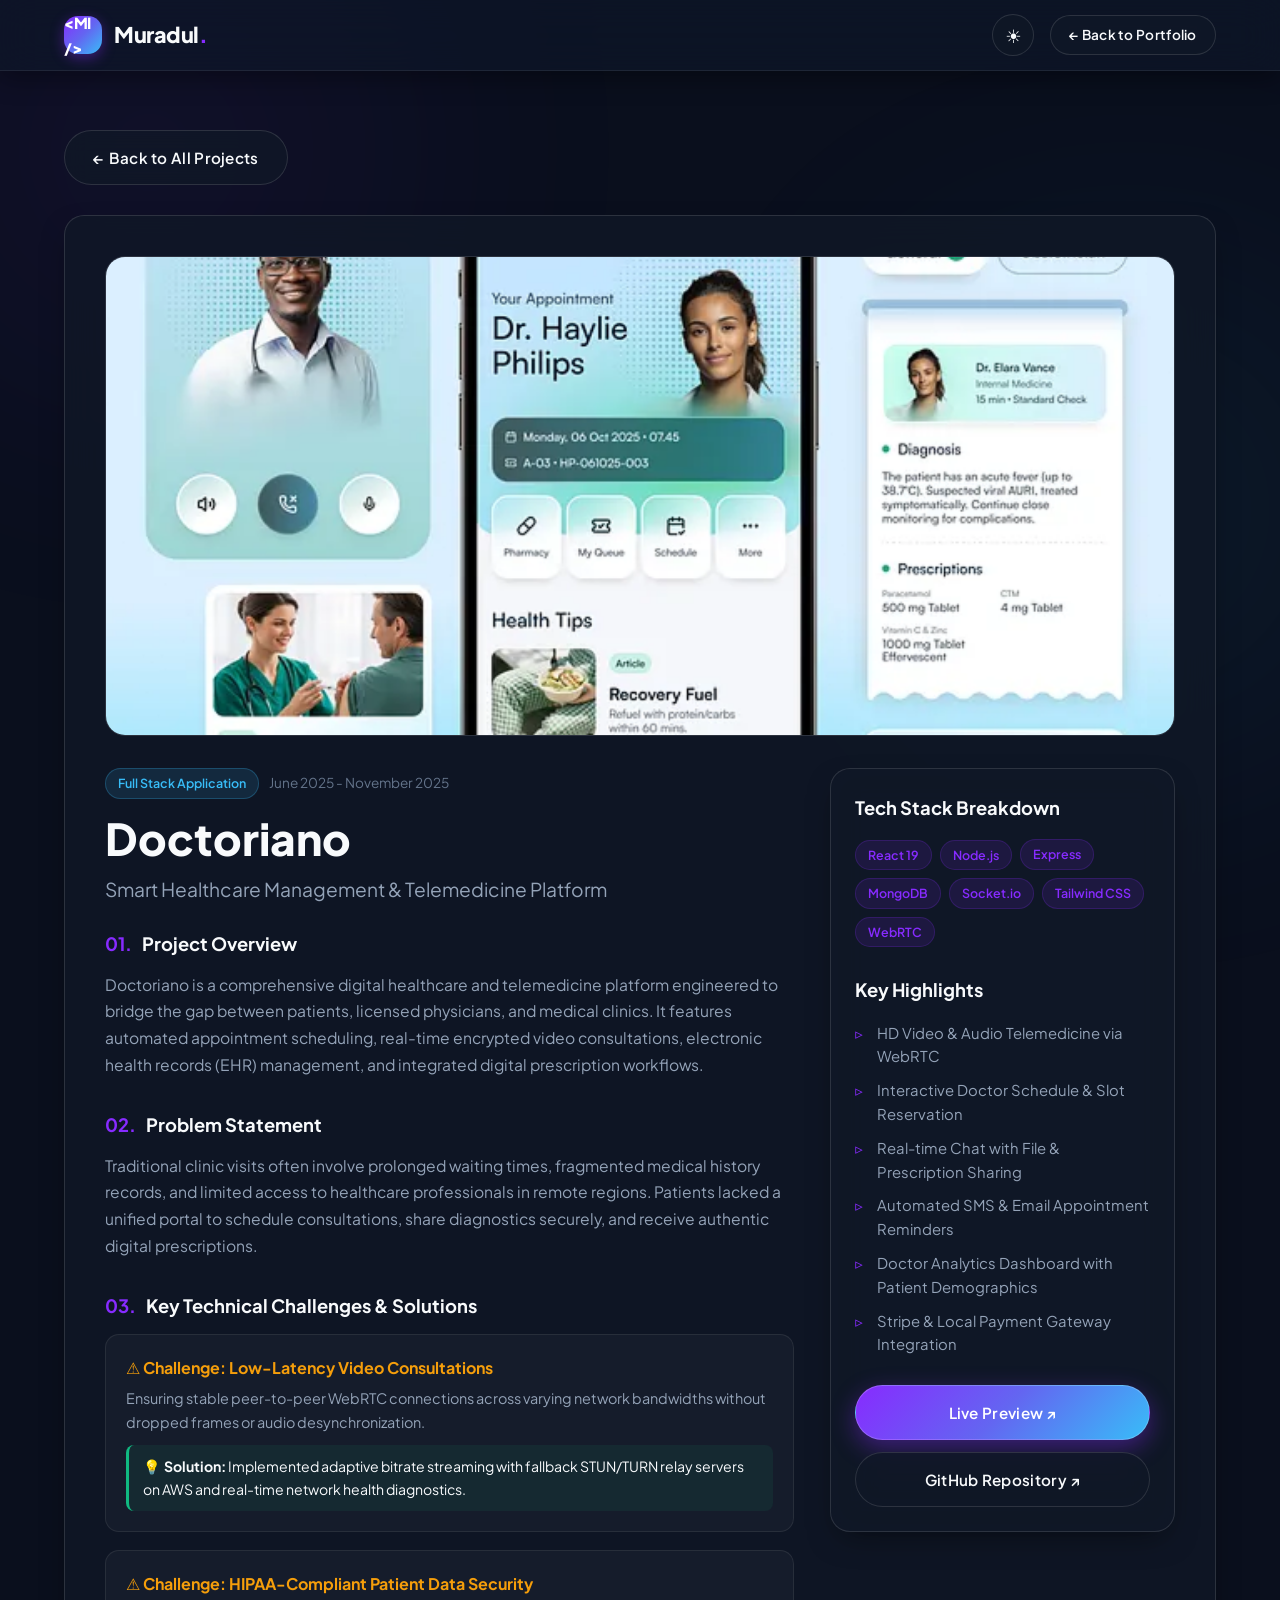
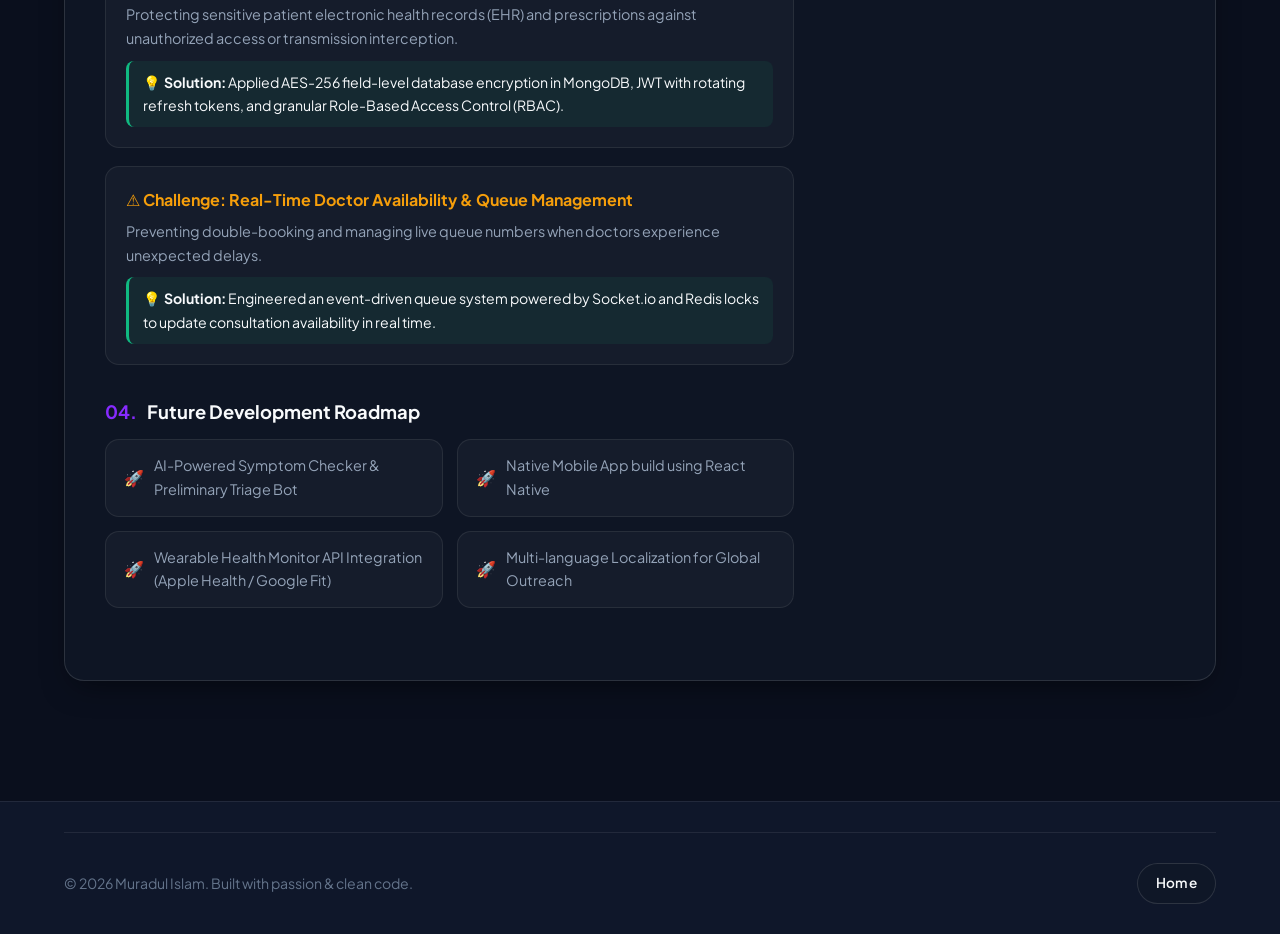
<file: project-details.html>
<!doctype html>
<html lang="en" data-theme="dark">
  <head>
    <meta charset="UTF-8" />
    <meta name="viewport" content="width=device-width, initial-scale=1.0" />
    <title>Project Details | Muradul Islam</title>
    <meta
      name="description"
      content="Comprehensive breakdown, architecture, challenges, and future roadmap of projects engineered by Muradul Islam."
    />
    <link rel="preconnect" href="https://fonts.googleapis.com" />
    <link rel="preconnect" href="https://fonts.gstatic.com" crossorigin />
    <link
      href="https://fonts.googleapis.com/css2?family=Plus+Jakarta+Sans:ital,wght@0,300..800;1,300..800&family=Fira+Code:wght@400;600&display=swap"
      rel="stylesheet"
    />
    <link rel="stylesheet" href="./css/style.css" />
    <style>
      .detail-page-wrapper {
        padding: 130px 0 80px;
        min-height: 80vh;
      }
      .back-nav-btn {
        margin-bottom: 30px;
        display: inline-flex;
        align-items: center;
        gap: 8px;
      }
      .detail-header-card {
        padding: 40px;
        margin-bottom: 40px;
      }
      .detail-img-banner {
        width: 100%;
        max-height: 480px;
        object-fit: cover;
        border-radius: var(--radius-lg);
        margin-bottom: 32px;
        border: 1px solid var(--border-card);
      }
      .detail-split-grid {
        display: grid;
        grid-template-columns: 2fr 1fr;
        gap: 36px;
      }
      @media (max-width: 900px) {
        .detail-split-grid {
          grid-template-columns: 1fr;
        }
      }
    </style>
  </head>
  <body>
    <!-- Navbar -->
    <header id="navbar" class="navbar scrolled">
      <div class="container navbar-container">
        <a href="index.html" class="navbar-brand">
          <span class="brand-badge">&lt;MI /&gt;</span>
          <span>Muradul<span class="brand-dot">.</span></span>
        </a>
        <div class="nav-actions">
          <button id="theme-toggle" class="theme-toggle" aria-label="Toggle Theme">☀️</button>
          <a href="index.html#projects" class="btn btn-secondary btn-sm">← Back to Portfolio</a>
        </div>
      </div>
    </header>

    <main class="detail-page-wrapper container">
      <a href="index.html#projects" class="btn btn-secondary back-nav-btn">← Back to All Projects</a>

      <article id="project-detail-content" class="glass-card detail-header-card">
        <img id="detail-img" src="./assets/images/project-doctoriano.png" alt="Project Banner" class="detail-img-banner" />

        <div class="detail-split-grid">
          <div>
            <div style="display: flex; gap: 10px; align-items: center; margin-bottom: 12px">
              <span id="detail-category" class="badge badge-cyan">Full-Stack Platform</span>
              <span id="detail-duration" style="font-size: 0.85rem; color: var(--text-muted)"></span>
            </div>
            <h1 id="detail-title" class="section-title" style="margin-bottom: 8px">Project Title</h1>
            <p id="detail-subtitle" style="font-size: 1.2rem; color: var(--text-secondary); margin-bottom: 24px"></p>

            <section class="modal-section">
              <h3 class="modal-section-title"><span>01.</span> Project Overview</h3>
              <p id="detail-overview" class="modal-overview-text"></p>
            </section>

            <section class="modal-section">
              <h3 class="modal-section-title"><span>02.</span> Problem Statement</h3>
              <p id="detail-problem" class="modal-overview-text"></p>
            </section>

            <section class="modal-section">
              <h3 class="modal-section-title"><span>03.</span> Key Technical Challenges & Solutions</h3>
              <div id="detail-challenges" class="challenges-list"></div>
            </section>

            <section class="modal-section">
              <h3 class="modal-section-title"><span>04.</span> Future Development Roadmap</h3>
              <div id="detail-roadmap" class="roadmap-list"></div>
            </section>
          </div>

          <!-- Sidebar Meta -->
          <div>
            <div class="glass-card" style="padding: 24px; position: sticky; top: 110px">
              <h4 style="font-size: 1.15rem; font-weight: 700; margin-bottom: 16px">Tech Stack Breakdown</h4>
              <div id="detail-tech-tags" style="display: flex; flex-wrap: wrap; gap: 8px; margin-bottom: 28px"></div>

              <h4 style="font-size: 1.15rem; font-weight: 700; margin-bottom: 16px">Key Highlights</h4>
              <ul id="detail-features" class="exp-duties" style="margin-bottom: 28px"></ul>

              <div style="display: flex; flex-direction: column; gap: 12px">
                <a id="detail-live-btn" href="#" target="_blank" rel="noopener noreferrer" class="btn btn-primary" style="width: 100%">
                  Live Preview ↗
                </a>
                <a id="detail-github-btn" href="#" target="_blank" rel="noopener noreferrer" class="btn btn-secondary" style="width: 100%">
                  GitHub Repository ↗
                </a>
              </div>
            </div>
          </div>
        </div>
      </article>
    </main>

    <footer class="footer" style="padding-top: 30px">
      <div class="container footer-bottom">
        <p class="footer-copy">© <span id="current-year">2026</span> Muradul Islam. Built with passion & clean code.</p>
        <a href="index.html" class="btn btn-secondary btn-sm">Home</a>
      </div>
    </footer>

    <script src="./js/projects-data.js"></script>
    <script>
      document.addEventListener("DOMContentLoaded", () => {
        // Theme Toggle
        const themeBtn = document.getElementById("theme-toggle");
        const html = document.documentElement;
        const saved = localStorage.getItem("portfolio-theme") || "dark";
        html.setAttribute("data-theme", saved);
        if (themeBtn) themeBtn.textContent = saved === "light" ? "🌙" : "☀️";

        if (themeBtn) {
          themeBtn.addEventListener("click", () => {
            const next = html.getAttribute("data-theme") === "dark" ? "light" : "dark";
            html.setAttribute("data-theme", next);
            localStorage.setItem("portfolio-theme", next);
            themeBtn.textContent = next === "light" ? "🌙" : "☀️";
          });
        }

        // Get project ID from query param
        const urlParams = new URLSearchParams(window.location.search);
        const projectId = urlParams.get("id") || "doctoriano";
        const project = getProjectById(projectId) || projectsData[0];

        if (project) {
          document.title = `${project.title} | Muradul Islam Case Study`;
          document.getElementById("detail-img").src = project.image;
          document.getElementById("detail-title").textContent = project.title;
          document.getElementById("detail-subtitle").textContent = project.subtitle;
          document.getElementById("detail-duration").textContent = project.duration;
          document.getElementById("detail-category").textContent =
            project.category === "fullstack" ? "Full Stack Application" : "Frontend Architecture";
          document.getElementById("detail-overview").textContent = project.overview;
          document.getElementById("detail-problem").textContent = project.problemStatement;

          document.getElementById("detail-live-btn").href = project.demoUrl;
          document.getElementById("detail-github-btn").href = project.githubUrl;

          // Tags
          document.getElementById("detail-tech-tags").innerHTML = project.tags
            .map((t) => `<span class="badge">${t}</span>`)
            .join("");

          // Features
          document.getElementById("detail-features").innerHTML = project.features
            .map((f) => `<li>${f}</li>`)
            .join("");

          // Challenges
          document.getElementById("detail-challenges").innerHTML = project.challenges
            .map(
              (c) => `
              <div class="challenge-box">
                <h5 class="challenge-title">⚠️ Challenge: ${c.title}</h5>
                <p class="challenge-desc">${c.description}</p>
                <div class="solution-box"><strong>💡 Solution:</strong> ${c.solution}</div>
              </div>
            `
            )
            .join("");

          // Roadmap
          document.getElementById("detail-roadmap").innerHTML = project.roadmap
            .map((r) => `<div class="roadmap-item">${r}</div>`)
            .join("");
        }
      });
    </script>
  </body>
</html>
</file>
<file: css/style.css>
/* ==========================================================================
   MURADUL ISLAM | MODERN DEVELOPER PORTFOLIO
   Design System & Master Stylesheet
   ========================================================================== */

/* --------------------------------------------------------------------------
   1. CSS Custom Properties & Design Tokens
   -------------------------------------------------------------------------- */
:root {
  /* Color Palette - Dark Mode (Default) */
  --bg-primary: #0a0f1d;
  --bg-secondary: #0f172a;
  --bg-card: rgba(17, 24, 39, 0.75);
  --bg-card-hover: rgba(30, 41, 59, 0.85);
  --bg-glass: rgba(15, 23, 42, 0.65);
  --bg-glass-elevated: rgba(30, 41, 59, 0.7);

  --text-primary: #f8fafc;
  --text-secondary: #94a3b8;
  --text-muted: #64748b;

  --accent-primary: #872bff;
  --accent-secondary: #6366f1;
  --accent-cyan: #38bdf8;
  --accent-emerald: #10b981;
  --accent-amber: #f59e0b;
  --accent-rose: #f43f5e;

  --accent-gradient: linear-gradient(135deg, #872bff 0%, #6366f1 50%, #38bdf8 100%);
  --accent-gradient-glow: linear-gradient(135deg, rgba(135, 43, 255, 0.35) 0%, rgba(99, 102, 241, 0.35) 100%);
  --accent-glow: 0 0 35px rgba(135, 43, 255, 0.35);

  --border-subtle: rgba(255, 255, 255, 0.08);
  --border-card: rgba(255, 255, 255, 0.12);
  --border-focus: rgba(135, 43, 255, 0.6);

  --shadow-sm: 0 2px 8px rgba(0, 0, 0, 0.25);
  --shadow-md: 0 8px 24px rgba(0, 0, 0, 0.35);
  --shadow-lg: 0 16px 40px rgba(0, 0, 0, 0.45);
  --shadow-card: 0 12px 30px -10px rgba(0, 0, 0, 0.5);

  --radius-sm: 8px;
  --radius-md: 14px;
  --radius-lg: 20px;
  --radius-xl: 28px;
  --radius-full: 9999px;

  --transition-fast: 0.2s cubic-bezier(0.4, 0, 0.2, 1);
  --transition-normal: 0.35s cubic-bezier(0.4, 0, 0.2, 1);
  --transition-slow: 0.5s cubic-bezier(0.4, 0, 0.2, 1);

  --font-sans: 'Plus Jakarta Sans', system-ui, -apple-system, sans-serif;
  --font-heading: 'Plus Jakarta Sans', system-ui, -apple-system, sans-serif;
  --font-mono: 'Fira Code', monospace, Consolas, Courier;
}

/* Light Theme Variables */
[data-theme="light"] {
  --bg-primary: #f8fafc;
  --bg-secondary: #ffffff;
  --bg-card: rgba(255, 255, 255, 0.85);
  --bg-card-hover: rgba(248, 250, 252, 0.95);
  --bg-glass: rgba(255, 255, 255, 0.75);
  --bg-glass-elevated: rgba(255, 255, 255, 0.9);

  --text-primary: #0f172a;
  --text-secondary: #475569;
  --text-muted: #94a3b8;

  --border-subtle: rgba(15, 23, 42, 0.08);
  --border-card: rgba(15, 23, 42, 0.12);
  --border-focus: rgba(135, 43, 255, 0.6);

  --shadow-sm: 0 2px 8px rgba(15, 23, 42, 0.06);
  --shadow-md: 0 8px 24px rgba(15, 23, 42, 0.08);
  --shadow-lg: 0 16px 40px rgba(15, 23, 42, 0.12);
  --shadow-card: 0 12px 30px -10px rgba(135, 43, 255, 0.12);
}

/* --------------------------------------------------------------------------
   2. Reset & Global Styles
   -------------------------------------------------------------------------- */
*,
*::before,
*::after {
  box-sizing: border-box;
  margin: 0;
  padding: 0;
}

html {
  scroll-behavior: smooth;
  scroll-padding-top: 90px;
}

body {
  font-family: var(--font-sans);
  background-color: var(--bg-primary);
  color: var(--text-primary);
  line-height: 1.65;
  overflow-x: hidden;
  transition: background-color var(--transition-normal), color var(--transition-normal);
  position: relative;
}

/* Ambient Background Glow Blobs */
body::before,
body::after {
  content: "";
  position: fixed;
  width: 600px;
  height: 600px;
  border-radius: 50%;
  filter: blur(140px);
  opacity: 0.15;
  pointer-events: none;
  z-index: -1;
  transition: opacity var(--transition-normal);
}

body::before {
  top: -150px;
  left: -150px;
  background: radial-gradient(circle, var(--accent-primary) 0%, transparent 70%);
}

body::after {
  bottom: 10%;
  right: -150px;
  background: radial-gradient(circle, var(--accent-cyan) 0%, transparent 70%);
}

[data-theme="light"] body::before,
[data-theme="light"] body::after {
  opacity: 0.08;
}

img {
  max-width: 100%;
  height: auto;
  display: block;
}

a {
  color: inherit;
  text-decoration: none;
  transition: color var(--transition-fast);
}

button {
  cursor: pointer;
  border: none;
  background: none;
  font-family: inherit;
}

ul {
  list-style: none;
}

/* Custom Scrollbar */
::-webkit-scrollbar {
  width: 10px;
}

::-webkit-scrollbar-track {
  background: var(--bg-primary);
}

::-webkit-scrollbar-thumb {
  background: var(--border-card);
  border-radius: var(--radius-full);
  border: 2px solid var(--bg-primary);
}

::-webkit-scrollbar-thumb:hover {
  background: var(--accent-primary);
}

/* Selection Color */
::selection {
  background: rgba(135, 43, 255, 0.3);
  color: #ffffff;
}

/* --------------------------------------------------------------------------
   3. Container & Layout Utilities
   -------------------------------------------------------------------------- */
.container {
  width: 90%;
  max-width: 1240px;
  margin: 0 auto;
}

.section {
  padding: 110px 0;
  position: relative;
}

/* Section Header Styles */
.section-header {
  text-align: center;
  margin-bottom: 60px;
}

.section-badge {
  display: inline-flex;
  align-items: center;
  gap: 8px;
  padding: 6px 16px;
  background: rgba(135, 43, 255, 0.12);
  border: 1px solid rgba(135, 43, 255, 0.25);
  color: var(--accent-primary);
  font-size: 0.82rem;
  font-weight: 700;
  letter-spacing: 2px;
  text-transform: uppercase;
  border-radius: var(--radius-full);
  margin-bottom: 16px;
}

.section-title {
  font-size: clamp(2rem, 3.5vw, 2.75rem);
  font-weight: 800;
  line-height: 1.25;
  color: var(--text-primary);
  margin-bottom: 16px;
}

.section-title span {
  background: var(--accent-gradient);
  -webkit-background-clip: text;
  -webkit-text-fill-color: transparent;
}

.section-subtitle {
  font-size: 1.05rem;
  color: var(--text-secondary);
  max-width: 620px;
  margin: 0 auto;
  line-height: 1.6;
}

/* Grid & Flex Utilities */
.grid {
  display: grid;
  gap: 24px;
}

.flex-center {
  display: flex;
  align-items: center;
  justify-content: center;
}

/* --------------------------------------------------------------------------
   4. Buttons & Badges
   -------------------------------------------------------------------------- */
.btn {
  display: inline-flex;
  align-items: center;
  justify-content: center;
  gap: 10px;
  padding: 14px 28px;
  border-radius: var(--radius-full);
  font-size: 0.95rem;
  font-weight: 600;
  letter-spacing: 0.3px;
  transition: all var(--transition-normal);
  position: relative;
  overflow: hidden;
  text-decoration: none;
  white-space: nowrap;
}

.btn-primary {
  background: var(--accent-primary);
  background-image: var(--accent-gradient);
  color: #ffffff;
  box-shadow: 0 8px 25px rgba(135, 43, 255, 0.4);
  border: 1px solid rgba(255, 255, 255, 0.2);
}

.btn-primary:hover {
  transform: translateY(-3px);
  box-shadow: 0 12px 30px rgba(135, 43, 255, 0.6);
  color: #ffffff;
}

.btn-secondary {
  background: var(--bg-card);
  color: var(--text-primary);
  border: 1px solid var(--border-card);
  backdrop-filter: blur(12px);
  -webkit-backdrop-filter: blur(12px);
}

.btn-secondary:hover {
  background: var(--bg-card-hover);
  border-color: var(--accent-primary);
  transform: translateY(-3px);
  box-shadow: var(--shadow-md);
}

.btn-outline {
  background: transparent;
  color: var(--text-primary);
  border: 2px solid var(--accent-primary);
}

.btn-outline:hover {
  background: var(--accent-primary);
  color: #ffffff;
  transform: translateY(-3px);
  box-shadow: var(--accent-glow);
}

.btn-sm {
  padding: 8px 18px;
  font-size: 0.85rem;
}

.btn-icon {
  width: 44px;
  height: 44px;
  padding: 0;
  border-radius: 50%;
  display: inline-flex;
  align-items: center;
  justify-content: center;
}

/* Modern Pill Badges */
.badge {
  display: inline-flex;
  align-items: center;
  gap: 6px;
  padding: 4px 12px;
  border-radius: var(--radius-full);
  font-size: 0.78rem;
  font-weight: 600;
  background: rgba(135, 43, 255, 0.12);
  color: var(--accent-primary);
  border: 1px solid rgba(135, 43, 255, 0.2);
}

.badge-cyan {
  background: rgba(56, 189, 248, 0.12);
  color: var(--accent-cyan);
  border-color: rgba(56, 189, 248, 0.25);
}

.badge-emerald {
  background: rgba(16, 185, 129, 0.12);
  color: var(--accent-emerald);
  border-color: rgba(16, 185, 129, 0.25);
}

/* Glassmorphism Card Utility */
.glass-card {
  background: var(--bg-card);
  border: 1px solid var(--border-card);
  border-radius: var(--radius-lg);
  backdrop-filter: blur(16px);
  -webkit-backdrop-filter: blur(16px);
  box-shadow: var(--shadow-card);
  transition: transform var(--transition-normal), box-shadow var(--transition-normal), border-color var(--transition-normal);
}

.glass-card:hover {
  border-color: rgba(135, 43, 255, 0.4);
}

/* --------------------------------------------------------------------------
   5. Navigation Bar (Navbar)
   -------------------------------------------------------------------------- */
.navbar {
  position: fixed;
  top: 0;
  left: 0;
  width: 100%;
  z-index: 1000;
  padding: 22px 0;
  transition: all var(--transition-normal);
}

.navbar.scrolled {
  padding: 14px 0;
  background: var(--bg-glass);
  backdrop-filter: blur(20px);
  -webkit-backdrop-filter: blur(20px);
  border-bottom: 1px solid var(--border-subtle);
  box-shadow: var(--shadow-md);
}

.navbar-container {
  display: flex;
  align-items: center;
  justify-content: space-between;
}

/* Brand Logo */
.navbar-brand {
  display: flex;
  align-items: center;
  gap: 12px;
  font-size: 1.35rem;
  font-weight: 800;
  letter-spacing: -0.5px;
  color: var(--text-primary);
}

.brand-badge {
  display: inline-flex;
  align-items: center;
  justify-content: center;
  width: 38px;
  height: 38px;
  background: var(--accent-gradient);
  color: #ffffff;
  border-radius: var(--radius-md);
  font-size: 0.95rem;
  font-weight: 800;
  box-shadow: 0 4px 14px rgba(135, 43, 255, 0.4);
}

.brand-dot {
  color: var(--accent-primary);
}

/* Nav Links Desktop */
.nav-menu {
  display: flex;
  align-items: center;
  gap: 32px;
}

.nav-link {
  font-size: 0.95rem;
  font-weight: 600;
  color: var(--text-secondary);
  position: relative;
  padding: 6px 0;
  transition: color var(--transition-fast);
}

.nav-link::after {
  content: "";
  position: absolute;
  bottom: 0;
  left: 0;
  width: 0;
  height: 2px;
  background: var(--accent-gradient);
  border-radius: var(--radius-full);
  transition: width var(--transition-normal);
}

.nav-link:hover,
.nav-link.active {
  color: var(--text-primary);
}

.nav-link:hover::after,
.nav-link.active::after {
  width: 100%;
}

/* Nav Actions (Theme Toggle & CTA) */
.nav-actions {
  display: flex;
  align-items: center;
  gap: 16px;
}

/* Theme Toggle Button */
.theme-toggle {
  width: 42px;
  height: 42px;
  border-radius: 50%;
  display: flex;
  align-items: center;
  justify-content: center;
  background: var(--bg-card);
  border: 1px solid var(--border-card);
  color: var(--text-primary);
  font-size: 1.15rem;
  transition: all var(--transition-fast);
}

.theme-toggle:hover {
  background: var(--bg-card-hover);
  border-color: var(--accent-primary);
  color: var(--accent-primary);
  transform: rotate(20deg);
}

/* Mobile Hamburger Toggle */
.hamburger {
  display: none;
  flex-direction: column;
  justify-content: space-between;
  width: 28px;
  height: 20px;
  cursor: pointer;
  z-index: 1001;
}

.hamburger span {
  display: block;
  height: 2.5px;
  width: 100%;
  background: var(--text-primary);
  border-radius: var(--radius-full);
  transition: all var(--transition-normal);
}

.hamburger.open span:nth-child(1) {
  transform: translateY(8.5px) rotate(45deg);
}

.hamburger.open span:nth-child(2) {
  opacity: 0;
}

.hamburger.open span:nth-child(3) {
  transform: translateY(-8.5px) rotate(-45deg);
}

/* --------------------------------------------------------------------------
   6. Hero Section
   -------------------------------------------------------------------------- */
.hero {
  min-height: 100vh;
  padding-top: 140px;
  padding-bottom: 80px;
  display: flex;
  align-items: center;
  position: relative;
  overflow: hidden;
}

.hero-grid {
  display: grid;
  grid-template-columns: 1.15fr 0.85fr;
  align-items: center;
  gap: 48px;
}

.hero-content {
  position: relative;
  z-index: 2;
}

/* Status Pill */
.hero-status-pill {
  display: inline-flex;
  align-items: center;
  gap: 10px;
  padding: 6px 16px;
  background: rgba(16, 185, 129, 0.1);
  border: 1px solid rgba(16, 185, 129, 0.25);
  border-radius: var(--radius-full);
  color: var(--accent-emerald);
  font-size: 0.85rem;
  font-weight: 600;
  margin-bottom: 24px;
}

.pulse-dot {
  width: 8px;
  height: 8px;
  background: var(--accent-emerald);
  border-radius: 50%;
  box-shadow: 0 0 0 0 rgba(16, 185, 129, 0.7);
  animation: pulseGreen 2s infinite;
}

@keyframes pulseGreen {
  0% {
    box-shadow: 0 0 0 0 rgba(16, 185, 129, 0.7);
  }
  70% {
    box-shadow: 0 0 0 10px rgba(16, 185, 129, 0);
  }
  100% {
    box-shadow: 0 0 0 0 rgba(16, 185, 129, 0);
  }
}

.hero-greeting {
  font-size: clamp(1.1rem, 2vw, 1.35rem);
  font-weight: 600;
  color: var(--accent-primary);
  margin-bottom: 12px;
}

.hero-title {
  font-size: clamp(2.4rem, 4.5vw, 3.8rem);
  font-weight: 800;
  line-height: 1.15;
  letter-spacing: -1px;
  margin-bottom: 20px;
  color: var(--text-primary);
}

.hero-typed-text {
  background: var(--accent-gradient);
  -webkit-background-clip: text;
  -webkit-text-fill-color: transparent;
  display: inline-block;
  min-height: 1.2em;
}

.typed-cursor {
  color: var(--accent-primary);
  font-weight: 300;
  animation: blinkCursor 0.9s infinite;
}

@keyframes blinkCursor {
  0%, 100% { opacity: 1; }
  50% { opacity: 0; }
}

.hero-description {
  font-size: 1.12rem;
  color: var(--text-secondary);
  line-height: 1.7;
  max-width: 580px;
  margin-bottom: 36px;
}

.hero-cta-group {
  display: flex;
  align-items: center;
  flex-wrap: wrap;
  gap: 16px;
  margin-bottom: 40px;
}

/* Social Links List */
.social-links {
  display: flex;
  align-items: center;
  gap: 14px;
}

.social-link {
  width: 44px;
  height: 44px;
  border-radius: 50%;
  background: var(--bg-card);
  border: 1px solid var(--border-card);
  color: var(--text-secondary);
  display: flex;
  align-items: center;
  justify-content: center;
  font-size: 1.2rem;
  transition: all var(--transition-normal);
  position: relative;
}

.social-link svg {
  width: 20px;
  height: 20px;
  fill: currentColor;
  transition: transform var(--transition-fast);
}

.social-link:hover {
  background: var(--accent-primary);
  color: #ffffff;
  border-color: var(--accent-primary);
  transform: translateY(-4px);
  box-shadow: 0 8px 20px rgba(135, 43, 255, 0.4);
}

.social-link:hover svg {
  transform: scale(1.15);
}

/* Hero Visual / Avatar Card */
.hero-visual {
  position: relative;
  display: flex;
  justify-content: center;
  align-items: center;
}

.hero-avatar-wrapper {
  position: relative;
  width: 380px;
  height: 440px;
  border-radius: 36px;
  padding: 10px;
  background: var(--accent-gradient-glow);
  border: 2px solid rgba(135, 43, 255, 0.4);
  box-shadow: 0 20px 60px rgba(135, 43, 255, 0.25);
  display: flex;
  align-items: flex-end;
  justify-content: center;
  overflow: hidden;
}

.hero-avatar-wrapper::before {
  content: "";
  position: absolute;
  inset: 0;
  background: radial-gradient(circle at 50% 30%, rgba(135, 43, 255, 0.25), transparent 70%);
  pointer-events: none;
}

.hero-avatar-img {
  width: 100%;
  height: 100%;
  object-fit: cover;
  object-position: top center;
  border-radius: 28px;
  transition: transform var(--transition-slow);
}

.hero-avatar-wrapper:hover .hero-avatar-img {
  transform: scale(1.03);
}

/* Floating Badges */
.floating-chip {
  position: absolute;
  padding: 12px 20px;
  border-radius: var(--radius-md);
  background: var(--bg-glass-elevated);
  border: 1px solid var(--border-card);
  backdrop-filter: blur(16px);
  -webkit-backdrop-filter: blur(16px);
  box-shadow: var(--shadow-lg);
  display: flex;
  align-items: center;
  gap: 12px;
  z-index: 3;
  animation: floatSlow 4s ease-in-out infinite alternate;
}

.floating-chip.top-left {
  top: 40px;
  left: -30px;
  animation-delay: 0s;
}

.floating-chip.bottom-right {
  bottom: 30px;
  right: -25px;
  animation-delay: 2s;
}

.chip-icon {
  width: 40px;
  height: 40px;
  border-radius: var(--radius-sm);
  background: var(--accent-gradient);
  display: flex;
  align-items: center;
  justify-content: center;
  color: #ffffff;
  font-size: 1.2rem;
}

.chip-title {
  font-size: 0.8rem;
  color: var(--text-secondary);
}

.chip-value {
  font-size: 1.05rem;
  font-weight: 800;
  color: var(--text-primary);
}

@keyframes floatSlow {
  0% { transform: translateY(0px); }
  100% { transform: translateY(-12px); }
}

/* --------------------------------------------------------------------------
   7. About Me Section
   -------------------------------------------------------------------------- */
.about-grid {
  display: grid;
  grid-template-columns: 1fr 1fr;
  gap: 40px;
  align-items: start;
}

.about-card {
  padding: 40px;
}

.about-narrative p {
  color: var(--text-secondary);
  font-size: 1.05rem;
  margin-bottom: 20px;
  line-height: 1.75;
}

.about-narrative strong {
  color: var(--text-primary);
}

.about-stats {
  display: grid;
  grid-template-columns: repeat(3, 1fr);
  gap: 16px;
  margin-top: 32px;
  padding-top: 32px;
  border-top: 1px solid var(--border-subtle);
}

.stat-item {
  text-align: center;
}

.stat-num {
  font-size: 2.2rem;
  font-weight: 800;
  background: var(--accent-gradient);
  -webkit-background-clip: text;
  -webkit-text-fill-color: transparent;
  display: block;
}

.stat-label {
  font-size: 0.85rem;
  color: var(--text-secondary);
  font-weight: 600;
}

/* Work Preferences Sub-card */
.pref-title {
  font-size: 1.25rem;
  font-weight: 700;
  margin-bottom: 20px;
  color: var(--text-primary);
  display: flex;
  align-items: center;
  gap: 10px;
}

.pref-list {
  display: flex;
  flex-direction: column;
  gap: 14px;
  margin-bottom: 32px;
}

.pref-item {
  display: flex;
  align-items: flex-start;
  gap: 14px;
  padding: 14px 18px;
  background: rgba(255, 255, 255, 0.03);
  border: 1px solid var(--border-subtle);
  border-radius: var(--radius-md);
  transition: all var(--transition-fast);
}

.pref-item:hover {
  background: rgba(135, 43, 255, 0.08);
  border-color: rgba(135, 43, 255, 0.25);
  transform: translateX(6px);
}

.pref-icon {
  font-size: 1.3rem;
  line-height: 1;
}

.pref-text h5 {
  font-size: 0.95rem;
  font-weight: 700;
  color: var(--text-primary);
  margin-bottom: 2px;
}

.pref-text p {
  font-size: 0.85rem;
  color: var(--text-secondary);
}

/* Hobbies & Personality Showcase */
.hobbies-grid {
  display: grid;
  grid-template-columns: repeat(2, 1fr);
  gap: 14px;
}

.hobby-card {
  padding: 16px;
  background: rgba(255, 255, 255, 0.03);
  border: 1px solid var(--border-subtle);
  border-radius: var(--radius-md);
  display: flex;
  align-items: center;
  gap: 14px;
  transition: all var(--transition-fast);
}

.hobby-card:hover {
  background: rgba(135, 43, 255, 0.1);
  border-color: var(--accent-primary);
  transform: translateY(-3px);
}

.hobby-icon {
  font-size: 1.8rem;
}

.hobby-info h6 {
  font-size: 0.92rem;
  font-weight: 700;
  color: var(--text-primary);
  margin-bottom: 2px;
}

.hobby-info span {
  font-size: 0.78rem;
  color: var(--text-muted);
}

/* --------------------------------------------------------------------------
   8. Visual Skills Section
   -------------------------------------------------------------------------- */
.skills-filter-nav {
  display: flex;
  align-items: center;
  justify-content: center;
  gap: 12px;
  flex-wrap: wrap;
  margin-bottom: 48px;
}

.skill-tab-btn {
  padding: 10px 24px;
  border-radius: var(--radius-full);
  font-size: 0.92rem;
  font-weight: 600;
  color: var(--text-secondary);
  background: var(--bg-card);
  border: 1px solid var(--border-card);
  transition: all var(--transition-fast);
}

.skill-tab-btn:hover {
  color: var(--text-primary);
  border-color: var(--accent-primary);
}

.skill-tab-btn.active {
  background: var(--accent-primary);
  background-image: var(--accent-gradient);
  color: #ffffff;
  border-color: transparent;
  box-shadow: 0 4px 18px rgba(135, 43, 255, 0.4);
}

.skills-grid {
  display: grid;
  grid-template-columns: repeat(auto-fill, minmax(260px, 1fr));
  gap: 24px;
}

.skill-card {
  padding: 24px;
  position: relative;
  display: flex;
  flex-direction: column;
  transition: all var(--transition-normal);
}

.skill-card:hover {
  transform: translateY(-6px);
  border-color: var(--accent-primary);
  box-shadow: 0 16px 32px rgba(135, 43, 255, 0.15);
}

.skill-card-top {
  display: flex;
  align-items: center;
  justify-content: space-between;
  margin-bottom: 16px;
}

.skill-icon-wrap {
  width: 52px;
  height: 52px;
  border-radius: var(--radius-md);
  background: rgba(255, 255, 255, 0.05);
  border: 1px solid var(--border-subtle);
  display: flex;
  align-items: center;
  justify-content: center;
  padding: 10px;
}

.skill-icon-wrap img,
.skill-icon-wrap svg {
  width: 100%;
  height: 100%;
  object-fit: contain;
}

.skill-percent-label {
  font-size: 1.15rem;
  font-weight: 800;
  color: var(--accent-cyan);
}

.skill-info h4 {
  font-size: 1.1rem;
  font-weight: 700;
  color: var(--text-primary);
  margin-bottom: 6px;
}

.skill-info p {
  font-size: 0.85rem;
  color: var(--text-secondary);
  margin-bottom: 16px;
  line-height: 1.5;
}

/* Skill Progress Bar */
.skill-progress-track {
  width: 100%;
  height: 8px;
  background: rgba(255, 255, 255, 0.08);
  border-radius: var(--radius-full);
  overflow: hidden;
  margin-top: auto;
}

.skill-progress-bar {
  height: 100%;
  background: var(--accent-gradient);
  border-radius: var(--radius-full);
  width: 0%;
  transition: width 1.2s cubic-bezier(0.1, 0.5, 0.2, 1);
}

/* --------------------------------------------------------------------------
   9. Educational Qualification & Timeline
   -------------------------------------------------------------------------- */
.timeline {
  position: relative;
  max-width: 860px;
  margin: 0 auto;
  padding: 20px 0;
}

.timeline::before {
  content: "";
  position: absolute;
  top: 0;
  bottom: 0;
  left: 50%;
  width: 2px;
  background: linear-gradient(180deg, var(--accent-primary) 0%, var(--accent-cyan) 100%);
  transform: translateX(-50%);
  border-radius: var(--radius-full);
}

.timeline-item {
  position: relative;
  width: 50%;
  padding: 20px 40px;
}

.timeline-item.left {
  left: 0;
  text-align: right;
}

.timeline-item.right {
  left: 50%;
  text-align: left;
}

/* Timeline Center Node */
.timeline-node {
  position: absolute;
  top: 32px;
  width: 20px;
  height: 20px;
  border-radius: 50%;
  background: var(--bg-primary);
  border: 4px solid var(--accent-primary);
  box-shadow: 0 0 12px var(--accent-primary);
  z-index: 2;
}

.timeline-item.left .timeline-node {
  right: -10px;
}

.timeline-item.right .timeline-node {
  left: -10px;
}

.timeline-card {
  padding: 28px;
  transition: all var(--transition-normal);
}

.timeline-card:hover {
  transform: translateY(-5px);
  border-color: var(--accent-primary);
}

.timeline-date {
  display: inline-block;
  font-size: 0.82rem;
  font-weight: 700;
  color: var(--accent-cyan);
  text-transform: uppercase;
  letter-spacing: 1.5px;
  margin-bottom: 8px;
}

.timeline-title {
  font-size: 1.25rem;
  font-weight: 800;
  color: var(--text-primary);
  margin-bottom: 6px;
}

.timeline-institution {
  font-size: 0.95rem;
  font-weight: 600;
  color: var(--accent-primary);
  margin-bottom: 12px;
}

.timeline-desc {
  font-size: 0.9rem;
  color: var(--text-secondary);
  line-height: 1.6;
  margin-bottom: 12px;
}

.timeline-highlights {
  display: flex;
  flex-wrap: wrap;
  gap: 8px;
  margin-top: 12px;
}

.timeline-item.left .timeline-highlights {
  justify-content: flex-end;
}

/* --------------------------------------------------------------------------
   10. Work Experience Section
   -------------------------------------------------------------------------- */
.experience-list {
  display: flex;
  flex-direction: column;
  gap: 32px;
  max-width: 980px;
  margin: 0 auto 60px;
}

.experience-card {
  padding: 36px;
  display: grid;
  grid-template-columns: 240px 1fr;
  gap: 32px;
  align-items: start;
}

.exp-meta {
  border-right: 1px solid var(--border-subtle);
  padding-right: 24px;
}

.exp-period {
  font-size: 0.85rem;
  font-weight: 700;
  color: var(--accent-primary);
  margin-bottom: 8px;
  display: inline-block;
}

.exp-company {
  font-size: 1.3rem;
  font-weight: 800;
  color: var(--text-primary);
  margin-bottom: 4px;
}

.exp-location {
  font-size: 0.85rem;
  color: var(--text-muted);
}

.exp-role {
  font-size: 1.25rem;
  font-weight: 700;
  color: var(--text-primary);
  margin-bottom: 14px;
}

.exp-duties {
  list-style: none;
  margin-bottom: 20px;
}

.exp-duties li {
  position: relative;
  padding-left: 22px;
  margin-bottom: 10px;
  font-size: 0.93rem;
  color: var(--text-secondary);
  line-height: 1.6;
}

.exp-duties li::before {
  content: "▹";
  position: absolute;
  left: 0;
  color: var(--accent-primary);
  font-weight: bold;
}

.exp-tags {
  display: flex;
  flex-wrap: wrap;
  gap: 8px;
}

/* Brands Marquee & Grid */
.brands-heading {
  text-align: center;
  margin-bottom: 36px;
}

.brands-heading h4 {
  font-size: 1rem;
  font-weight: 700;
  color: var(--text-muted);
  letter-spacing: 2px;
  text-transform: uppercase;
}

.brands-grid {
  display: flex;
  flex-wrap: wrap;
  align-items: center;
  justify-content: center;
  gap: 24px;
}

.brand-card {
  width: 140px;
  height: 80px;
  background: var(--bg-card);
  border: 1px solid var(--border-card);
  border-radius: var(--radius-md);
  display: flex;
  align-items: center;
  justify-content: center;
  padding: 16px;
  transition: all var(--transition-normal);
  filter: grayscale(100%);
  opacity: 0.65;
}

.brand-card:hover {
  filter: grayscale(0%);
  opacity: 1;
  transform: translateY(-4px);
  border-color: var(--accent-primary);
  box-shadow: 0 8px 24px rgba(135, 43, 255, 0.2);
}

.brand-card img {
  max-width: 100%;
  max-height: 100%;
  object-fit: contain;
}

/* --------------------------------------------------------------------------
   11. Projects Section (Featured Showcase)
   -------------------------------------------------------------------------- */
.projects-filter-nav {
  display: flex;
  justify-content: center;
  gap: 12px;
  margin-bottom: 48px;
  flex-wrap: wrap;
}

.project-tab-btn {
  padding: 10px 24px;
  border-radius: var(--radius-full);
  font-size: 0.92rem;
  font-weight: 600;
  color: var(--text-secondary);
  background: var(--bg-card);
  border: 1px solid var(--border-card);
  transition: all var(--transition-fast);
}

.project-tab-btn:hover {
  color: var(--text-primary);
  border-color: var(--accent-primary);
}

.project-tab-btn.active {
  background: var(--accent-gradient);
  color: #ffffff;
  border-color: transparent;
  box-shadow: 0 4px 18px rgba(135, 43, 255, 0.4);
}

.projects-grid {
  display: grid;
  grid-template-columns: repeat(auto-fill, minmax(360px, 1fr));
  gap: 32px;
}

.project-card {
  border-radius: var(--radius-lg);
  overflow: hidden;
  display: flex;
  flex-direction: column;
  transition: all var(--transition-normal);
}

.project-card:hover {
  transform: translateY(-8px);
  border-color: var(--accent-primary);
  box-shadow: 0 20px 40px rgba(135, 43, 255, 0.2);
}

.project-img-container {
  position: relative;
  width: 100%;
  height: 240px;
  overflow: hidden;
  background: var(--bg-secondary);
}

.project-img-container img {
  width: 100%;
  height: 100%;
  object-fit: cover;
  transition: transform var(--transition-slow);
}

.project-card:hover .project-img-container img {
  transform: scale(1.06);
}

.project-overlay {
  position: absolute;
  inset: 0;
  background: linear-gradient(180deg, transparent 40%, rgba(10, 15, 29, 0.9) 100%);
  display: flex;
  align-items: flex-end;
  padding: 20px;
}

.project-body {
  padding: 28px;
  display: flex;
  flex-direction: column;
  flex: 1;
}

.project-meta-row {
  display: flex;
  align-items: center;
  justify-content: space-between;
  margin-bottom: 12px;
}

.project-category-badge {
  font-size: 0.75rem;
  font-weight: 700;
  text-transform: uppercase;
  letter-spacing: 1px;
  color: var(--accent-cyan);
}

.project-dates {
  font-size: 0.8rem;
  color: var(--text-muted);
}

.project-title {
  font-size: 1.45rem;
  font-weight: 800;
  color: var(--text-primary);
  margin-bottom: 8px;
}

.project-tagline {
  font-size: 0.92rem;
  color: var(--text-secondary);
  line-height: 1.5;
  margin-bottom: 20px;
}

.project-tech-tags {
  display: flex;
  flex-wrap: wrap;
  gap: 8px;
  margin-bottom: 24px;
}

.project-tech-tag {
  font-size: 0.76rem;
  font-weight: 600;
  padding: 4px 10px;
  border-radius: var(--radius-sm);
  background: rgba(255, 255, 255, 0.05);
  border: 1px solid var(--border-subtle);
  color: var(--text-secondary);
}

.project-actions {
  display: flex;
  align-items: center;
  gap: 12px;
  margin-top: auto;
  padding-top: 20px;
  border-top: 1px solid var(--border-subtle);
}

/* --------------------------------------------------------------------------
   12. Detailed Project Modal Popup
   -------------------------------------------------------------------------- */
.modal-backdrop {
  position: fixed;
  inset: 0;
  background: rgba(10, 15, 29, 0.85);
  backdrop-filter: blur(12px);
  -webkit-backdrop-filter: blur(12px);
  z-index: 2000;
  display: flex;
  align-items: center;
  justify-content: center;
  padding: 24px;
  opacity: 0;
  visibility: hidden;
  transition: all var(--transition-normal);
}

.modal-backdrop.active {
  opacity: 1;
  visibility: visible;
}

.modal-dialog {
  background: var(--bg-secondary);
  border: 1px solid var(--border-card);
  border-radius: var(--radius-xl);
  max-width: 860px;
  width: 100%;
  max-height: 90vh;
  overflow-y: auto;
  box-shadow: 0 25px 60px rgba(0, 0, 0, 0.6);
  position: relative;
  transform: translateY(30px) scale(0.96);
  transition: all var(--transition-normal);
}

.modal-backdrop.active .modal-dialog {
  transform: translateY(0) scale(1);
}

.modal-close-btn {
  position: absolute;
  top: 20px;
  right: 20px;
  width: 40px;
  height: 40px;
  border-radius: 50%;
  background: rgba(255, 255, 255, 0.08);
  border: 1px solid var(--border-subtle);
  color: var(--text-primary);
  display: flex;
  align-items: center;
  justify-content: center;
  font-size: 1.4rem;
  z-index: 10;
  transition: all var(--transition-fast);
}

.modal-close-btn:hover {
  background: var(--accent-rose);
  color: #ffffff;
  transform: rotate(90deg);
}

.modal-hero-img {
  width: 100%;
  height: 320px;
  object-fit: cover;
  border-radius: var(--radius-xl) var(--radius-xl) 0 0;
}

.modal-content-inner {
  padding: 40px;
}

.modal-title-row {
  display: flex;
  justify-content: space-between;
  align-items: flex-start;
  flex-wrap: wrap;
  gap: 16px;
  margin-bottom: 24px;
}

.modal-title {
  font-size: 2rem;
  font-weight: 800;
  color: var(--text-primary);
  margin-bottom: 4px;
}

.modal-subtitle {
  font-size: 1.05rem;
  color: var(--text-secondary);
}

.modal-actions-top {
  display: flex;
  gap: 12px;
}

.modal-section {
  margin-bottom: 32px;
}

.modal-section-title {
  font-size: 1.15rem;
  font-weight: 700;
  color: var(--text-primary);
  margin-bottom: 12px;
  display: flex;
  align-items: center;
  gap: 10px;
}

.modal-section-title span {
  color: var(--accent-primary);
}

.modal-overview-text {
  font-size: 0.98rem;
  color: var(--text-secondary);
  line-height: 1.7;
}

.challenges-list {
  display: flex;
  flex-direction: column;
  gap: 18px;
}

.challenge-box {
  padding: 20px;
  background: rgba(255, 255, 255, 0.03);
  border: 1px solid var(--border-subtle);
  border-radius: var(--radius-md);
}

.challenge-title {
  font-size: 1rem;
  font-weight: 700;
  color: var(--accent-amber);
  margin-bottom: 6px;
}

.challenge-desc {
  font-size: 0.9rem;
  color: var(--text-secondary);
  margin-bottom: 10px;
}

.solution-box {
  padding: 10px 14px;
  background: rgba(16, 185, 129, 0.08);
  border-left: 3px solid var(--accent-emerald);
  border-radius: var(--radius-sm);
  font-size: 0.88rem;
  color: var(--text-primary);
}

.roadmap-list {
  display: grid;
  grid-template-columns: repeat(auto-fit, minmax(260px, 1fr));
  gap: 14px;
}

.roadmap-item {
  padding: 14px 18px;
  background: rgba(255, 255, 255, 0.03);
  border: 1px solid var(--border-subtle);
  border-radius: var(--radius-md);
  font-size: 0.9rem;
  color: var(--text-secondary);
  display: flex;
  align-items: center;
  gap: 10px;
}

.roadmap-item::before {
  content: "🚀";
  font-size: 1rem;
}

/* --------------------------------------------------------------------------
   13. Contact Section
   -------------------------------------------------------------------------- */
.contact-grid {
  display: grid;
  grid-template-columns: 0.9fr 1.1fr;
  gap: 40px;
  align-items: start;
}

.contact-info-card {
  padding: 40px;
}

.contact-info-card h3 {
  font-size: 1.5rem;
  font-weight: 800;
  color: var(--text-primary);
  margin-bottom: 12px;
}

.contact-info-card p {
  color: var(--text-secondary);
  font-size: 0.95rem;
  line-height: 1.6;
  margin-bottom: 32px;
}

.contact-details-list {
  display: flex;
  flex-direction: column;
  gap: 20px;
  margin-bottom: 36px;
}

.contact-item {
  display: flex;
  align-items: center;
  gap: 18px;
  padding: 14px 18px;
  background: rgba(255, 255, 255, 0.03);
  border: 1px solid var(--border-subtle);
  border-radius: var(--radius-md);
  transition: all var(--transition-fast);
}

.contact-item:hover {
  background: rgba(135, 43, 255, 0.08);
  border-color: rgba(135, 43, 255, 0.3);
  transform: translateX(4px);
}

.contact-icon-box {
  width: 46px;
  height: 46px;
  border-radius: var(--radius-md);
  background: var(--accent-gradient);
  display: flex;
  align-items: center;
  justify-content: center;
  color: #ffffff;
  font-size: 1.25rem;
  flex-shrink: 0;
}

.contact-text-box span {
  display: block;
  font-size: 0.78rem;
  color: var(--text-muted);
  text-transform: uppercase;
  letter-spacing: 1px;
}

.contact-text-box a,
.contact-text-box p {
  font-size: 0.95rem;
  font-weight: 700;
  color: var(--text-primary);
}

.contact-copy-btn {
  margin-left: auto;
  padding: 6px 12px;
  font-size: 0.78rem;
  border-radius: var(--radius-sm);
  background: rgba(255, 255, 255, 0.08);
  color: var(--text-secondary);
  transition: all var(--transition-fast);
}

.contact-copy-btn:hover {
  background: var(--accent-primary);
  color: #ffffff;
}

/* WhatsApp CTA Card */
.whatsapp-cta-card {
  padding: 20px;
  border-radius: var(--radius-md);
  background: rgba(37, 211, 102, 0.1);
  border: 1px solid rgba(37, 211, 102, 0.25);
  display: flex;
  align-items: center;
  justify-content: space-between;
}

.whatsapp-text h5 {
  font-size: 1rem;
  font-weight: 700;
  color: #25d366;
  margin-bottom: 2px;
}

.whatsapp-text p {
  font-size: 0.82rem;
  color: var(--text-secondary);
  margin-bottom: 0;
}

.btn-whatsapp {
  background: #25d366;
  color: #ffffff;
  font-size: 0.88rem;
  padding: 10px 20px;
  box-shadow: 0 4px 14px rgba(37, 211, 102, 0.3);
}

.btn-whatsapp:hover {
  background: #20ba5a;
  color: #ffffff;
  transform: translateY(-2px);
}

/* Contact Form */
.contact-form-card {
  padding: 40px;
}

.contact-form {
  display: flex;
  flex-direction: column;
  gap: 20px;
}

.form-group {
  display: flex;
  flex-direction: column;
  gap: 8px;
}

.form-label {
  font-size: 0.88rem;
  font-weight: 600;
  color: var(--text-secondary);
}

.form-input,
.form-textarea {
  width: 100%;
  padding: 14px 18px;
  border-radius: var(--radius-md);
  background: rgba(255, 255, 255, 0.04);
  border: 1px solid var(--border-card);
  color: var(--text-primary);
  font-family: inherit;
  font-size: 0.95rem;
  transition: all var(--transition-fast);
}

.form-input:focus,
.form-textarea:focus {
  outline: none;
  border-color: var(--accent-primary);
  background: rgba(255, 255, 255, 0.06);
  box-shadow: 0 0 0 3px rgba(135, 43, 255, 0.2);
}

.form-textarea {
  resize: vertical;
  min-height: 140px;
}

/* Quick Topic Pills */
.topic-pills-row {
  display: flex;
  flex-wrap: wrap;
  gap: 10px;
  margin-bottom: 8px;
}

.topic-pill {
  padding: 6px 14px;
  border-radius: var(--radius-full);
  font-size: 0.8rem;
  font-weight: 600;
  background: rgba(255, 255, 255, 0.05);
  border: 1px solid var(--border-subtle);
  color: var(--text-secondary);
  cursor: pointer;
  transition: all var(--transition-fast);
}

.topic-pill:hover,
.topic-pill.active {
  background: rgba(135, 43, 255, 0.15);
  border-color: var(--accent-primary);
  color: var(--accent-primary);
}

/* --------------------------------------------------------------------------
   14. Toast Alerts & Notification Modal
   -------------------------------------------------------------------------- */
.toast-container {
  position: fixed;
  bottom: 30px;
  right: 30px;
  z-index: 3000;
  display: flex;
  flex-direction: column;
  gap: 12px;
  pointer-events: none;
}

.toast {
  pointer-events: auto;
  min-width: 300px;
  max-width: 420px;
  padding: 16px 20px;
  border-radius: var(--radius-md);
  background: var(--bg-card-hover);
  border: 1px solid var(--border-card);
  backdrop-filter: blur(20px);
  -webkit-backdrop-filter: blur(20px);
  color: var(--text-primary);
  box-shadow: var(--shadow-lg);
  display: flex;
  align-items: center;
  gap: 14px;
  transform: translateY(20px);
  opacity: 0;
  transition: all var(--transition-normal);
}

.toast.show {
  transform: translateY(0);
  opacity: 1;
}

.toast-icon {
  font-size: 1.4rem;
  flex-shrink: 0;
}

.toast-msg h6 {
  font-size: 0.92rem;
  font-weight: 700;
  margin-bottom: 2px;
}

.toast-msg p {
  font-size: 0.82rem;
  color: var(--text-secondary);
}

/* Modern Resume Alert Modal */
.alert-modal-backdrop {
  position: fixed;
  inset: 0;
  background: rgba(10, 15, 29, 0.85);
  backdrop-filter: blur(12px);
  z-index: 3500;
  display: flex;
  align-items: center;
  justify-content: center;
  padding: 20px;
  opacity: 0;
  visibility: hidden;
  transition: all var(--transition-normal);
}

.alert-modal-backdrop.active {
  opacity: 1;
  visibility: visible;
}

.alert-modal-box {
  background: var(--bg-secondary);
  border: 1px solid var(--border-card);
  border-radius: var(--radius-lg);
  max-width: 460px;
  width: 100%;
  padding: 36px;
  text-align: center;
  box-shadow: var(--shadow-lg);
  transform: scale(0.95);
  transition: all var(--transition-normal);
}

.alert-modal-backdrop.active .alert-modal-box {
  transform: scale(1);
}

.alert-modal-icon {
  width: 64px;
  height: 64px;
  margin: 0 auto 20px;
  border-radius: 50%;
  background: rgba(135, 43, 255, 0.15);
  color: var(--accent-primary);
  display: flex;
  align-items: center;
  justify-content: center;
  font-size: 2rem;
}

.alert-modal-box h4 {
  font-size: 1.35rem;
  font-weight: 800;
  color: var(--text-primary);
  margin-bottom: 10px;
}

.alert-modal-box p {
  font-size: 0.95rem;
  color: var(--text-secondary);
  line-height: 1.6;
  margin-bottom: 24px;
}

.alert-modal-actions {
  display: flex;
  gap: 12px;
  justify-content: center;
}

/* --------------------------------------------------------------------------
   15. Footer Section
   -------------------------------------------------------------------------- */
.footer {
  background: var(--bg-secondary);
  border-top: 1px solid var(--border-subtle);
  padding: 70px 0 30px;
  position: relative;
}

.footer-top {
  display: grid;
  grid-template-columns: 1.5fr 1fr 1fr;
  gap: 48px;
  margin-bottom: 48px;
}

.footer-brand h4 {
  font-size: 1.4rem;
  font-weight: 800;
  color: var(--text-primary);
  margin-bottom: 12px;
}

.footer-brand p {
  color: var(--text-secondary);
  font-size: 0.95rem;
  line-height: 1.6;
  max-width: 360px;
  margin-bottom: 24px;
}

.footer-links-col h5 {
  font-size: 1.05rem;
  font-weight: 700;
  color: var(--text-primary);
  margin-bottom: 20px;
}

.footer-links-list {
  display: flex;
  flex-direction: column;
  gap: 12px;
}

.footer-links-list a {
  font-size: 0.92rem;
  color: var(--text-secondary);
  transition: color var(--transition-fast);
}

.footer-links-list a:hover {
  color: var(--accent-primary);
  transform: translateX(4px);
}

.footer-bottom {
  display: flex;
  align-items: center;
  justify-content: space-between;
  padding-top: 30px;
  border-top: 1px solid var(--border-subtle);
  flex-wrap: wrap;
  gap: 16px;
}

.footer-copy {
  font-size: 0.88rem;
  color: var(--text-muted);
}

/* Back to Top Floating Button */
.back-to-top {
  position: fixed;
  bottom: 30px;
  right: 30px;
  width: 48px;
  height: 48px;
  border-radius: 50%;
  background: var(--accent-gradient);
  color: #ffffff;
  display: flex;
  align-items: center;
  justify-content: center;
  box-shadow: 0 8px 24px rgba(135, 43, 255, 0.4);
  z-index: 900;
  opacity: 0;
  visibility: hidden;
  transform: translateY(12px);
  transition: all var(--transition-normal);
}

.back-to-top.visible {
  opacity: 1;
  visibility: visible;
  transform: translateY(0);
}

.back-to-top:hover {
  transform: translateY(-4px);
  box-shadow: 0 12px 28px rgba(135, 43, 255, 0.6);
}

/* --------------------------------------------------------------------------
   16. Responsive Media Queries
   -------------------------------------------------------------------------- */

/* Laptop & Tablet Landscape (992px - 1199px) */
@media (max-width: 1199px) {
  .hero-grid {
    grid-template-columns: 1fr 1fr;
    gap: 32px;
  }

  .hero-avatar-wrapper {
    width: 340px;
    height: 400px;
  }

  .floating-chip.top-left {
    left: -10px;
  }

  .floating-chip.bottom-right {
    right: -10px;
  }
}

/* Tablet (768px - 991px) */
@media (max-width: 991px) {
  .section {
    padding: 80px 0;
  }

  .nav-menu {
    position: fixed;
    top: 0;
    right: -100%;
    width: 280px;
    height: 100vh;
    background: var(--bg-secondary);
    border-left: 1px solid var(--border-card);
    flex-direction: column;
    justify-content: center;
    gap: 24px;
    padding: 40px;
    box-shadow: var(--shadow-lg);
    transition: right var(--transition-normal);
    z-index: 1000;
  }

  .nav-menu.open {
    right: 0;
  }

  .hamburger {
    display: flex;
  }

  .hero-grid {
    grid-template-columns: 1fr;
    text-align: center;
    gap: 50px;
  }

  .hero-status-pill {
    margin-left: auto;
    margin-right: auto;
  }

  .hero-description {
    margin-left: auto;
    margin-right: auto;
  }

  .hero-cta-group {
    justify-content: center;
  }

  .social-links {
    justify-content: center;
  }

  .about-grid {
    grid-template-columns: 1fr;
  }

  .experience-card {
    grid-template-columns: 1fr;
    gap: 16px;
  }

  .exp-meta {
    border-right: none;
    border-bottom: 1px solid var(--border-subtle);
    padding-right: 0;
    padding-bottom: 16px;
  }

  .contact-grid {
    grid-template-columns: 1fr;
  }

  .footer-top {
    grid-template-columns: 1fr 1fr;
  }
}

/* Mobile (< 767px) */
@media (max-width: 767px) {
  .container {
    width: 92%;
  }

  .hero {
    padding-top: 110px;
    padding-bottom: 50px;
  }

  .hero-title {
    font-size: 2.1rem;
  }

  .hero-avatar-wrapper {
    width: 280px;
    height: 340px;
  }

  .floating-chip {
    padding: 8px 12px;
  }

  .chip-icon {
    width: 32px;
    height: 32px;
    font-size: 0.95rem;
  }

  .chip-value {
    font-size: 0.92rem;
  }

  .floating-chip.top-left {
    top: 10px;
    left: -10px;
  }

  .floating-chip.bottom-right {
    bottom: 10px;
    right: -10px;
  }

  .timeline::before {
    left: 20px;
  }

  .timeline-item {
    width: 100%;
    padding-left: 55px;
    padding-right: 15px;
  }

  .timeline-item.left,
  .timeline-item.right {
    left: 0;
    text-align: left;
  }

  .timeline-item.left .timeline-node,
  .timeline-item.right .timeline-node {
    left: 10px;
    right: auto;
  }

  .timeline-item.left .timeline-highlights {
    justify-content: flex-start;
  }

  .projects-grid {
    grid-template-columns: 1fr;
  }

  .footer-top {
    grid-template-columns: 1fr;
    gap: 32px;
  }

  .footer-bottom {
    flex-direction: column;
    text-align: center;
  }

  .modal-dialog {
    margin: 12px;
  }

  .modal-content-inner {
    padding: 24px;
  }

  .modal-hero-img {
    height: 200px;
  }
}
</file>
